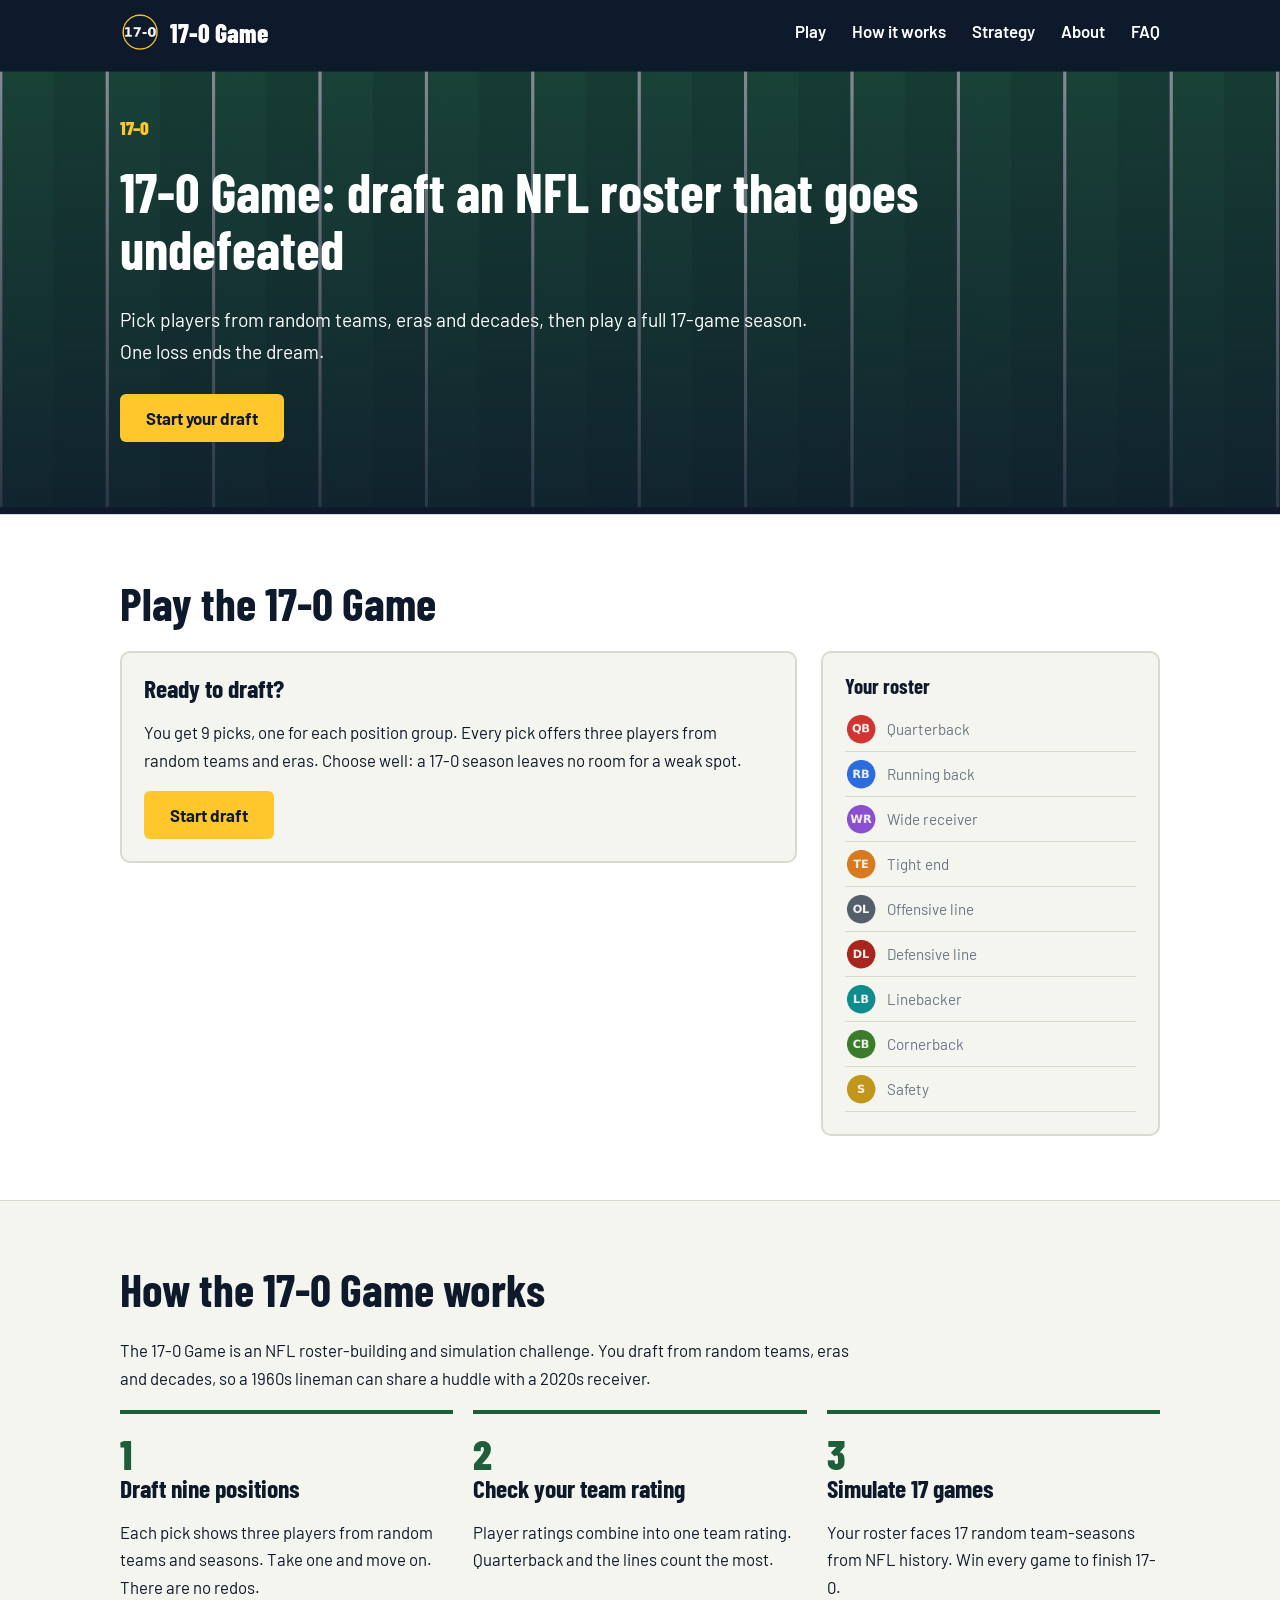
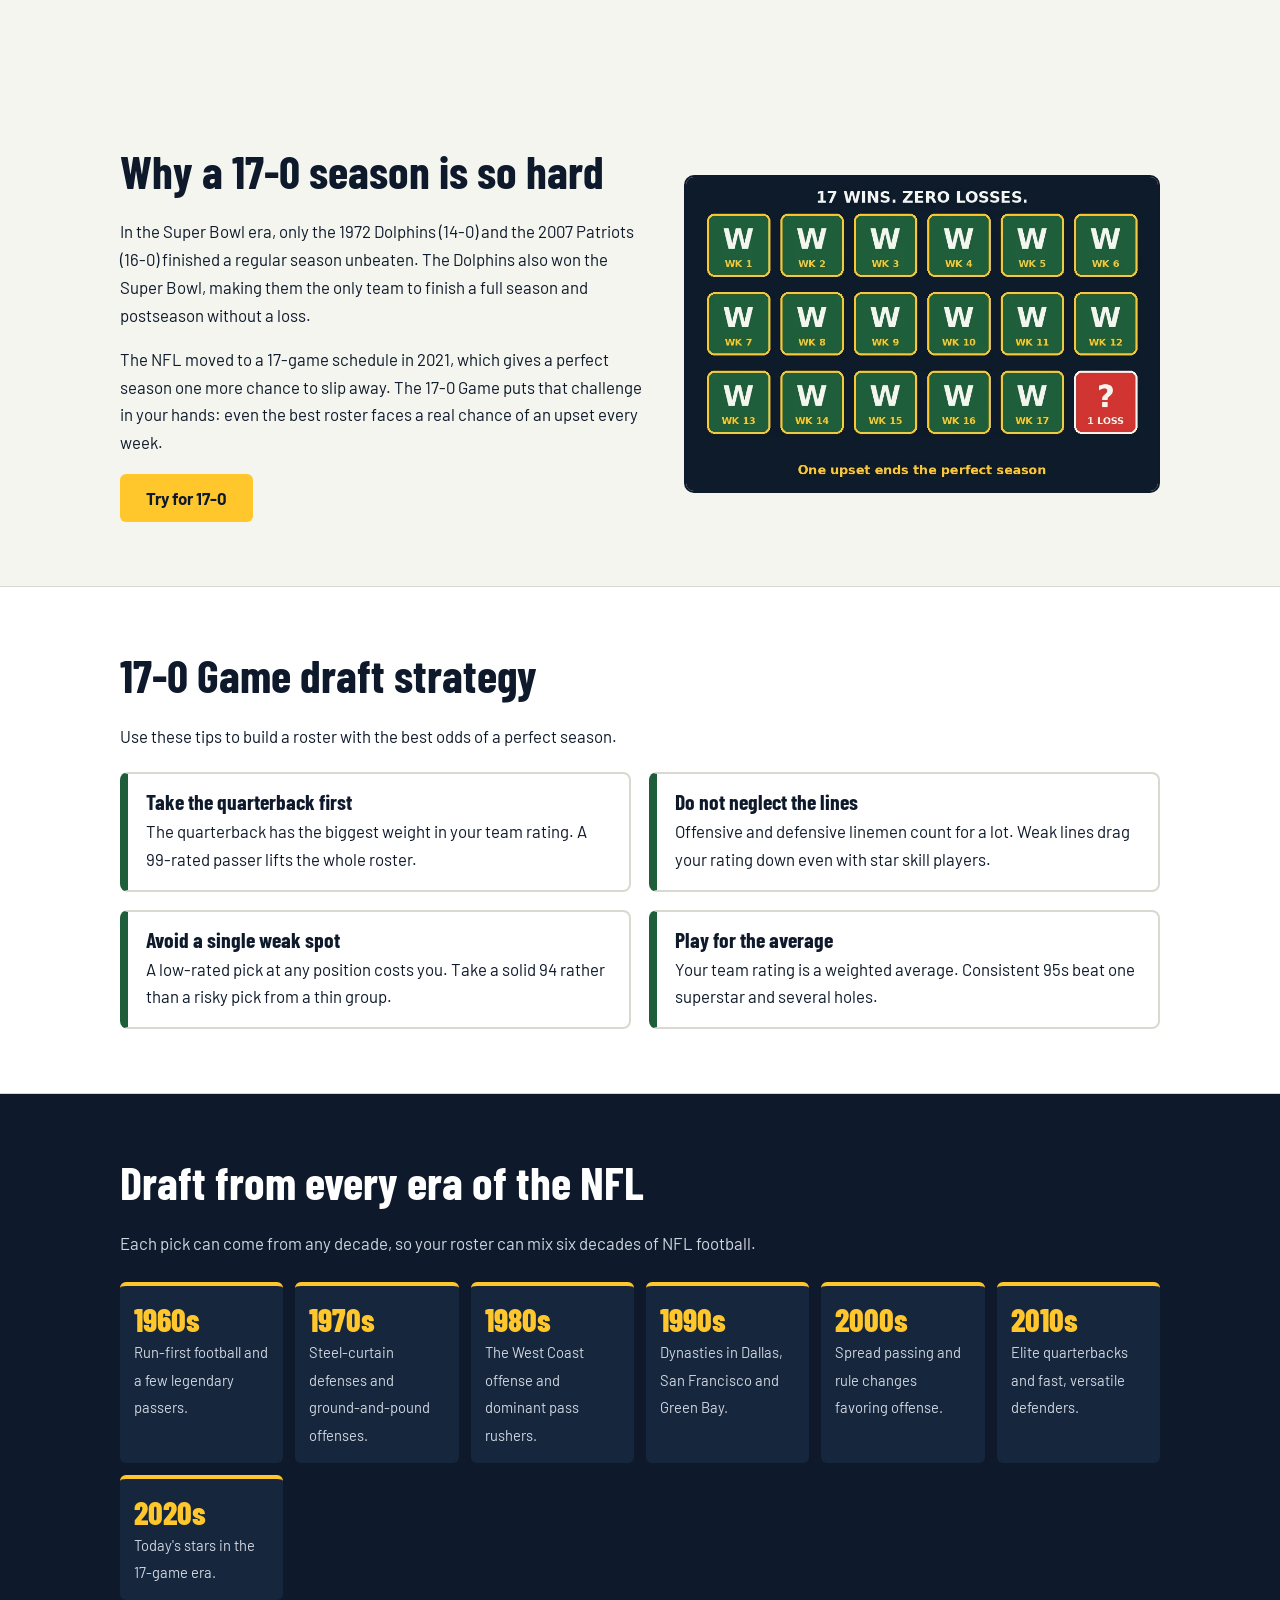
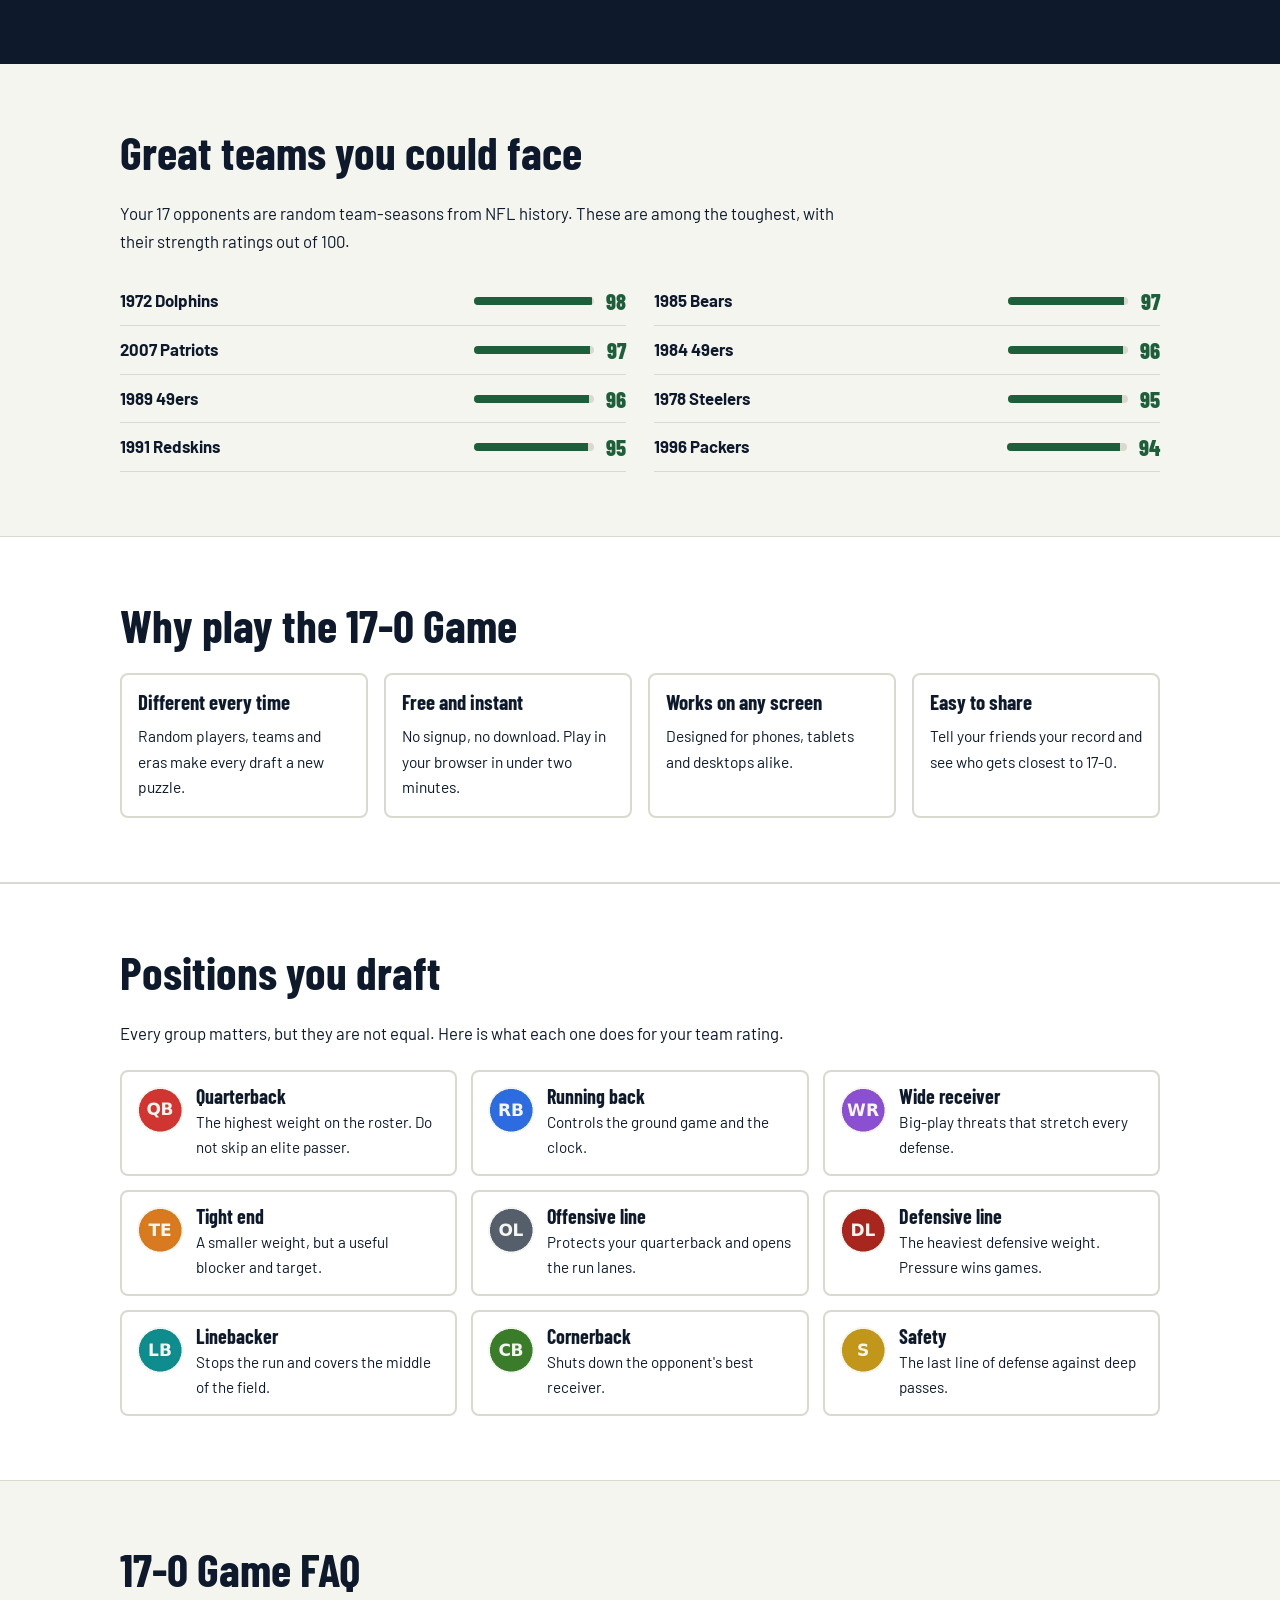
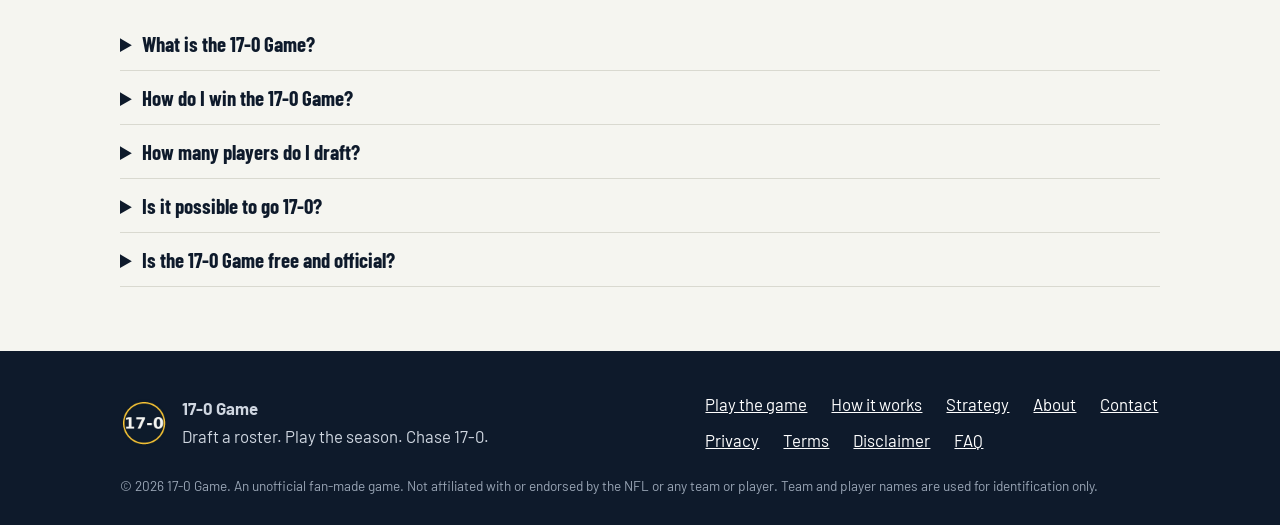
<file: index.html>
<!DOCTYPE html>
<html lang="en">
<head>
<meta charset="utf-8">
<meta name="viewport" content="width=device-width, initial-scale=1">
<title>17-0 Game: NFL Roster Draft &amp; Undefeated Season Simulator</title>
<meta name="description" content="Play the 17-0 Game free online. Draft NFL players from random teams and eras, build your best roster and simulate a 17-game season to go undefeated.">
<meta name="robots" content="index, follow, max-image-preview:large">
<meta name="theme-color" content="#0e1a2b">
<link rel="canonical" href="https://17-0game.github.io/">
<link rel="icon" type="image/webp" href="/images/logo.webp">
<link rel="apple-touch-icon" href="/images/logo.webp">
<meta property="og:type" content="website">
<meta property="og:site_name" content="17-0 Game">
<meta property="og:title" content="17-0 Game: NFL Roster Draft &amp; Undefeated Season Simulator">
<meta property="og:description" content="Draft NFL players from random teams and eras, then simulate a 17-game season. Can your roster go 17-0?">
<meta property="og:url" content="https://17-0game.github.io/">
<meta property="og:image" content="https://17-0game.github.io/images/og-17-0-game.webp">
<meta property="og:image:width" content="1200">
<meta property="og:image:height" content="630">
<meta name="twitter:card" content="summary_large_image">
<meta name="twitter:title" content="17-0 Game: NFL Roster Draft &amp; Undefeated Season Simulator">
<meta name="twitter:description" content="Draft NFL players from random teams and eras, then simulate a 17-game season. Can your roster go 17-0?">
<meta name="twitter:image" content="https://17-0game.github.io/images/og-17-0-game.webp">
<link rel="preconnect" href="https://fonts.googleapis.com">
<link rel="preconnect" href="https://fonts.gstatic.com" crossorigin>
<link rel="stylesheet" href="https://fonts.googleapis.com/css2?family=Barlow:wght@400;600&family=Barlow+Condensed:wght@700;800&display=swap">
<link rel="stylesheet" href="/css/style.css">
<link rel="preload" as="image" href="/images/hero-field.webp">
<script type="application/ld+json">
{
  "@context": "https://schema.org",
  "@graph": [
    {"@type": "WebSite", "@id": "https://17-0game.github.io/#website", "url": "https://17-0game.github.io/", "name": "17-0 Game", "description": "An NFL roster-building and season simulation game.", "inLanguage": "en"},
    {"@type": "WebApplication", "@id": "https://17-0game.github.io/#app", "name": "17-0 Game", "url": "https://17-0game.github.io/", "applicationCategory": "GameApplication", "operatingSystem": "Any (web browser)", "browserRequirements": "Requires JavaScript", "genre": ["Sports", "Simulation", "Strategy"], "image": "https://17-0game.github.io/images/og-17-0-game.webp", "description": "Draft players from random NFL teams and eras to build a lineup that can go undefeated across a 17-game regular season.", "offers": {"@type": "Offer", "price": "0", "priceCurrency": "USD"}, "isPartOf": {"@id": "https://17-0game.github.io/#website"}},
    {"@type": "FAQPage", "mainEntity": [
      {"@type": "Question", "name": "What is the 17-0 Game?", "acceptedAnswer": {"@type": "Answer", "text": "The 17-0 Game is a free NFL roster-building and simulation challenge. You draft players from random teams and eras, then simulate a 17-game regular season to see if your roster can go undefeated."}},
      {"@type": "Question", "name": "How do I win the 17-0 Game?", "acceptedAnswer": {"@type": "Answer", "text": "Win all 17 simulated games. Draft the highest-rated player at each position, and prioritise the quarterback and the offensive and defensive lines, which carry the most weight in your team rating."}},
      {"@type": "Question", "name": "How many players do I draft?", "acceptedAnswer": {"@type": "Answer", "text": "You make nine picks, one for each position group: quarterback, running back, wide receiver, tight end, offensive line, defensive line, linebacker, cornerback and safety."}},
      {"@type": "Question", "name": "Is it possible to go 17-0?", "acceptedAnswer": {"@type": "Answer", "text": "Yes, but it is rare. Every game has a chance of an upset, even for an elite roster, so a perfect season needs strong picks and some luck."}},
      {"@type": "Question", "name": "Is the 17-0 Game free and official?", "acceptedAnswer": {"@type": "Answer", "text": "It is free to play in your browser. It is an unofficial fan-made game and is not affiliated with the NFL or any team or player."}}
    ]}
  ]
}
</script>
</head>
<body>
<site-header></site-header>
<main>
  <section class="hero">
    <div class="wrap">
      <p class="score" aria-hidden="true">17&ndash;0</p>
      <h1>17-0 Game: draft an NFL roster that goes undefeated</h1>
      <p>Pick players from random teams, eras and decades, then play a full 17-game season. One loss ends the dream.</p>
      <a class="btn" href="#play">Start your draft</a>
    </div>
  </section>

  <section id="play" aria-labelledby="play-h">
    <div class="wrap">
      <h2 id="play-h">Play the 17-0 Game</h2>
      <div id="game" aria-live="polite"><noscript>The 17-0 Game needs JavaScript. Please enable it in your browser to play.</noscript></div>
    </div>
  </section>

  <section id="how-it-works" aria-labelledby="how-h">
    <div class="wrap">
      <h2 id="how-h">How the 17-0 Game works</h2>
      <p class="lead">The 17-0 Game is an NFL roster-building and simulation challenge. You draft from random teams, eras and decades, so a 1960s lineman can share a huddle with a 2020s receiver.</p>
      <ol class="steps">
        <li><h3>Draft nine positions</h3><p>Each pick shows three players from random teams and seasons. Take one and move on. There are no redos.</p></li>
        <li><h3>Check your team rating</h3><p>Player ratings combine into one team rating. Quarterback and the lines count the most.</p></li>
        <li><h3>Simulate 17 games</h3><p>Your roster faces 17 random team-seasons from NFL history. Win every game to finish 17-0.</p></li>
      </ol>
    </div>
  </section>

  <section id="why-17-0" aria-labelledby="why-h">
    <div class="wrap split">
      <div>
        <h2 id="why-h">Why a 17-0 season is so hard</h2>
        <p>In the Super Bowl era, only the 1972 Dolphins (14-0) and the 2007 Patriots (16-0) finished a regular season unbeaten. The Dolphins also won the Super Bowl, making them the only team to finish a full season and postseason without a loss.</p>
        <p>The NFL moved to a 17-game schedule in 2021, which gives a perfect season one more chance to slip away. The 17-0 Game puts that challenge in your hands: even the best roster faces a real chance of an upset every week.</p>
        <a class="btn" href="#play">Try for 17-0</a>
      </div>
      <img src="/images/perfect-season-grid.webp" width="900" height="600" alt="Seventeen win tiles for a perfect 17-0 season, with the last tile showing a possible loss" loading="lazy">
    </div>
  </section>

  <section id="strategy" aria-labelledby="strat-h" style="background:#fff;border-block:1px solid var(--line)">
    <div class="wrap">
      <h2 id="strat-h">17-0 Game draft strategy</h2>
      <p class="lead">Use these tips to build a roster with the best odds of a perfect season.</p>
      <div class="tips">
        <div class="tip"><h3>Take the quarterback first</h3><p>The quarterback has the biggest weight in your team rating. A 99-rated passer lifts the whole roster.</p></div>
        <div class="tip"><h3>Do not neglect the lines</h3><p>Offensive and defensive linemen count for a lot. Weak lines drag your rating down even with star skill players.</p></div>
        <div class="tip"><h3>Avoid a single weak spot</h3><p>A low-rated pick at any position costs you. Take a solid 94 rather than a risky pick from a thin group.</p></div>
        <div class="tip"><h3>Play for the average</h3><p>Your team rating is a weighted average. Consistent 95s beat one superstar and several holes.</p></div>
      </div>
    </div>
  </section>

  <section id="eras" class="band" aria-labelledby="eras-h">
    <div class="wrap">
      <h2 id="eras-h">Draft from every era of the NFL</h2>
      <p class="lead">Each pick can come from any decade, so your roster can mix six decades of NFL football.</p>
      <ul class="decades"><li><b>1960s</b><span>Run-first football and a few legendary passers.</span></li><li><b>1970s</b><span>Steel-curtain defenses and ground-and-pound offenses.</span></li><li><b>1980s</b><span>The West Coast offense and dominant pass rushers.</span></li><li><b>1990s</b><span>Dynasties in Dallas, San Francisco and Green Bay.</span></li><li><b>2000s</b><span>Spread passing and rule changes favoring offense.</span></li><li><b>2010s</b><span>Elite quarterbacks and fast, versatile defenders.</span></li><li><b>2020s</b><span>Today's stars in the 17-game era.</span></li></ul>
    </div>
  </section>

  <section id="opponents" aria-labelledby="opp-h">
    <div class="wrap">
      <h2 id="opp-h">Great teams you could face</h2>
      <p class="lead">Your 17 opponents are random team-seasons from NFL history. These are among the toughest, with their strength ratings out of 100.</p>
      <ul class="teams"><li><strong>1972 Dolphins</strong><span class="bar" aria-hidden="true"><i style="width:98%"></i></span><b>98</b></li><li><strong>1985 Bears</strong><span class="bar" aria-hidden="true"><i style="width:97%"></i></span><b>97</b></li><li><strong>2007 Patriots</strong><span class="bar" aria-hidden="true"><i style="width:97%"></i></span><b>97</b></li><li><strong>1984 49ers</strong><span class="bar" aria-hidden="true"><i style="width:96%"></i></span><b>96</b></li><li><strong>1989 49ers</strong><span class="bar" aria-hidden="true"><i style="width:96%"></i></span><b>96</b></li><li><strong>1978 Steelers</strong><span class="bar" aria-hidden="true"><i style="width:95%"></i></span><b>95</b></li><li><strong>1991 Redskins</strong><span class="bar" aria-hidden="true"><i style="width:95%"></i></span><b>95</b></li><li><strong>1996 Packers</strong><span class="bar" aria-hidden="true"><i style="width:94%"></i></span><b>94</b></li></ul>
    </div>
  </section>

  <section id="features" aria-labelledby="feat-h" style="background:#fff;border-block:1px solid var(--line)">
    <div class="wrap">
      <h2 id="feat-h">Why play the 17-0 Game</h2>
      <div class="feats">
        <div class="feat"><h3>Different every time</h3><p>Random players, teams and eras make every draft a new puzzle.</p></div>
        <div class="feat"><h3>Free and instant</h3><p>No signup, no download. Play in your browser in under two minutes.</p></div>
        <div class="feat"><h3>Works on any screen</h3><p>Designed for phones, tablets and desktops alike.</p></div>
        <div class="feat"><h3>Easy to share</h3><p>Tell your friends your record and see who gets closest to 17-0.</p></div>
      </div>
    </div>
  </section>

  <section id="positions" aria-labelledby="pos-h" style="background:#fff;border-block:1px solid var(--line)">
    <div class="wrap">
      <h2 id="pos-h">Positions you draft</h2>
      <p class="lead">Every group matters, but they are not equal. Here is what each one does for your team rating.</p>
      <div class="pos-grid">
        <div class="pos"><img src="/images/pos-qb.webp" width="48" height="48" alt="QB" loading="lazy"><div><h3>Quarterback</h3><p>The highest weight on the roster. Do not skip an elite passer.</p></div></div>
        <div class="pos"><img src="/images/pos-rb.webp" width="48" height="48" alt="RB" loading="lazy"><div><h3>Running back</h3><p>Controls the ground game and the clock.</p></div></div>
        <div class="pos"><img src="/images/pos-wr.webp" width="48" height="48" alt="WR" loading="lazy"><div><h3>Wide receiver</h3><p>Big-play threats that stretch every defense.</p></div></div>
        <div class="pos"><img src="/images/pos-te.webp" width="48" height="48" alt="TE" loading="lazy"><div><h3>Tight end</h3><p>A smaller weight, but a useful blocker and target.</p></div></div>
        <div class="pos"><img src="/images/pos-ol.webp" width="48" height="48" alt="OL" loading="lazy"><div><h3>Offensive line</h3><p>Protects your quarterback and opens the run lanes.</p></div></div>
        <div class="pos"><img src="/images/pos-dl.webp" width="48" height="48" alt="DL" loading="lazy"><div><h3>Defensive line</h3><p>The heaviest defensive weight. Pressure wins games.</p></div></div>
        <div class="pos"><img src="/images/pos-lb.webp" width="48" height="48" alt="LB" loading="lazy"><div><h3>Linebacker</h3><p>Stops the run and covers the middle of the field.</p></div></div>
        <div class="pos"><img src="/images/pos-cb.webp" width="48" height="48" alt="CB" loading="lazy"><div><h3>Cornerback</h3><p>Shuts down the opponent's best receiver.</p></div></div>
        <div class="pos"><img src="/images/pos-s.webp" width="48" height="48" alt="S" loading="lazy"><div><h3>Safety</h3><p>The last line of defense against deep passes.</p></div></div>
      </div>
    </div>
  </section>

  <section id="faq" aria-labelledby="faq-h">
    <div class="wrap">
      <h2 id="faq-h">17-0 Game FAQ</h2>
      <details><summary>What is the 17-0 Game?</summary><p>The 17-0 Game is a free NFL roster-building and simulation challenge. You draft players from random teams and eras, then simulate a 17-game regular season to see if your roster can go undefeated.</p></details>
      <details><summary>How do I win the 17-0 Game?</summary><p>Win all 17 simulated games. Draft the highest-rated player you can at each position, and put quarterback and the lines first, since they carry the most weight in your team rating.</p></details>
      <details><summary>How many players do I draft?</summary><p>You make nine picks, one for each position group: quarterback, running back, wide receiver, tight end, offensive line, defensive line, linebacker, cornerback and safety.</p></details>
      <details><summary>Is it possible to go 17-0?</summary><p>Yes, but it is rare. Every game has a chance of an upset, even for an elite roster, so a perfect season needs strong picks and some luck.</p></details>
      <details><summary>Is the 17-0 Game free and official?</summary><p>It is free to play in your browser. It is an unofficial fan-made game and is not affiliated with the NFL or any team or player.</p></details>
    </div>
  </section>
</main>
<site-footer></site-footer>
<script src="/js/header.js" defer></script>
<script src="/js/footer.js" defer></script>
<script src="/js/game.js" defer></script>
</body>
</html>
</file>
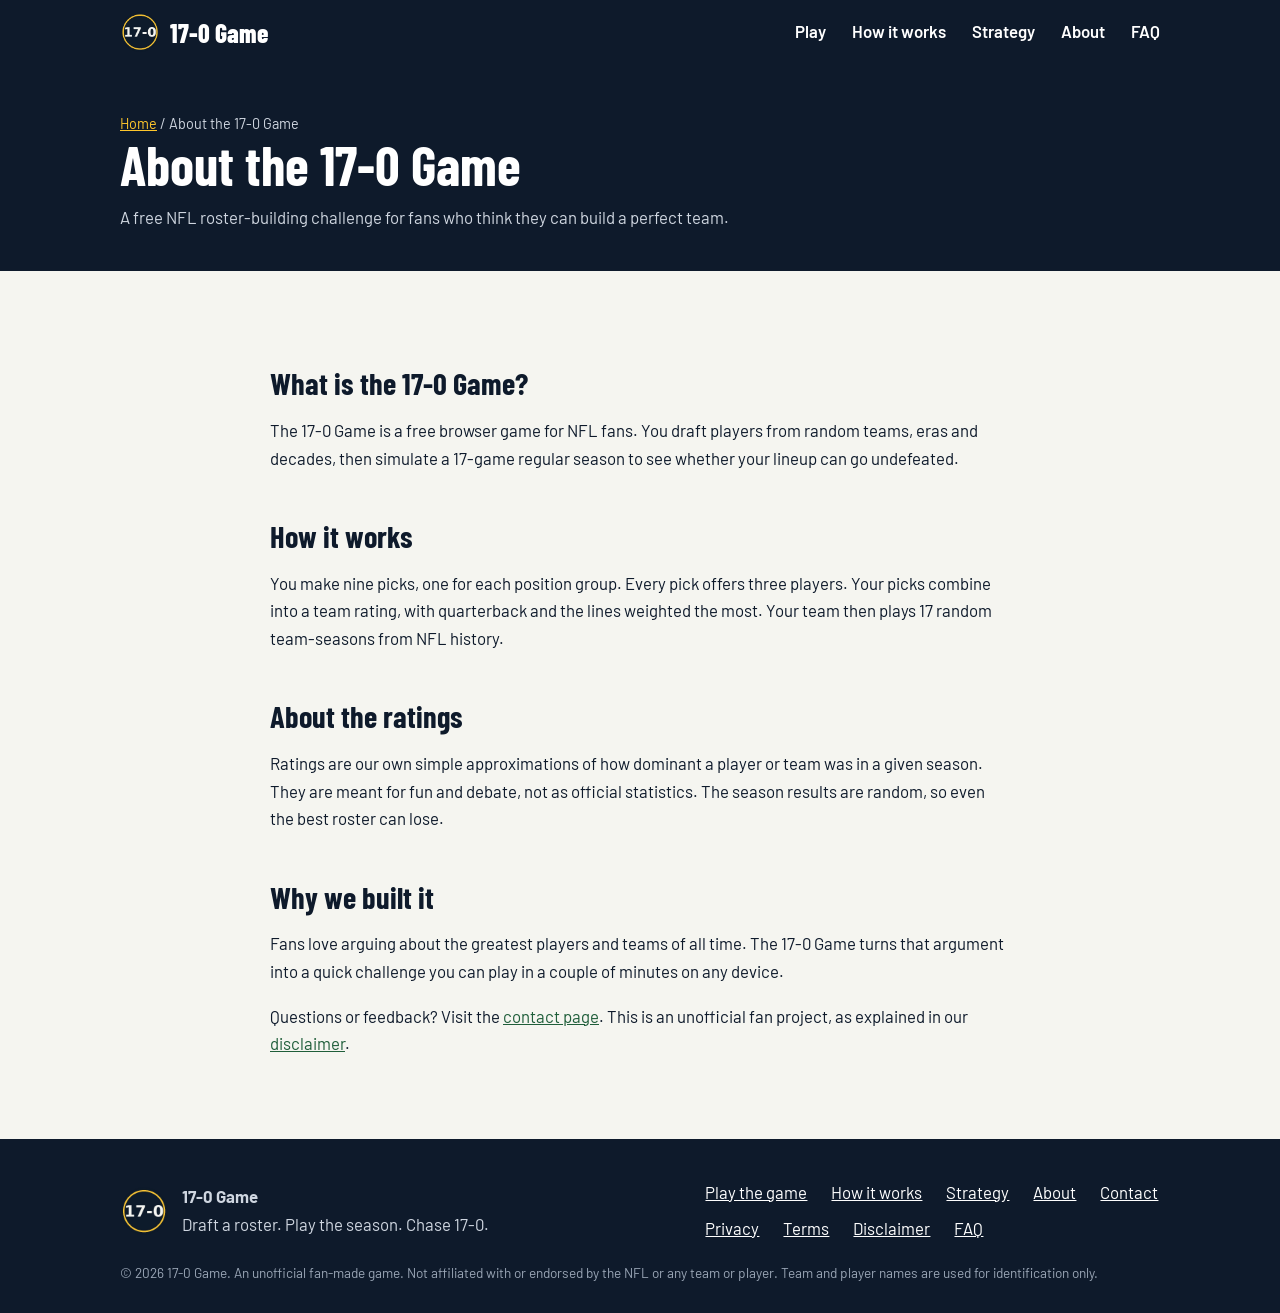
<file: about.html>
<!DOCTYPE html>
<html lang="en">
<head>
<meta charset="utf-8">
<meta name="viewport" content="width=device-width, initial-scale=1">
<title>About the 17-0 Game | 17-0 Game</title>
<meta name="description" content="Learn what the 17-0 Game is, how the NFL roster draft and season simulation work, and why we built it.">
<meta name="robots" content="index, follow">
<meta name="theme-color" content="#0e1a2b">
<link rel="canonical" href="https://17-0game.github.io/about.html">
<link rel="icon" type="image/webp" href="/images/logo.webp">
<meta property="og:type" content="website">
<meta property="og:site_name" content="17-0 Game">
<meta property="og:title" content="About the 17-0 Game | 17-0 Game">
<meta property="og:description" content="Learn what the 17-0 Game is, how the NFL roster draft and season simulation work, and why we built it.">
<meta property="og:url" content="https://17-0game.github.io/about.html">
<meta property="og:image" content="https://17-0game.github.io/images/og-17-0-game.webp">
<meta name="twitter:card" content="summary_large_image">
<link rel="preconnect" href="https://fonts.googleapis.com">
<link rel="preconnect" href="https://fonts.gstatic.com" crossorigin>
<link rel="stylesheet" href="https://fonts.googleapis.com/css2?family=Barlow:wght@400;600&family=Barlow+Condensed:wght@700;800&display=swap">
<link rel="stylesheet" href="/css/style.css">
<script type="application/ld+json">{"@context": "https://schema.org", "@graph": [{"@type": "AboutPage", "@id": "https://17-0game.github.io/about.html#page", "url": "https://17-0game.github.io/about.html", "name": "About the 17-0 Game", "description": "Learn what the 17-0 Game is, how the NFL roster draft and season simulation work, and why we built it.", "isPartOf": {"@id": "https://17-0game.github.io/#website"}, "inLanguage": "en"}, {"@type": "BreadcrumbList", "itemListElement": [{"@type": "ListItem", "position": 1, "name": "Home", "item": "https://17-0game.github.io/"}, {"@type": "ListItem", "position": 2, "name": "About the 17-0 Game", "item": "https://17-0game.github.io/about.html"}]}]}</script>
</head>
<body>
<site-header></site-header>
<main>
  <div class="page-hero"><div class="wrap">
    <p class="crumbs"><a href="/">Home</a> / About the 17-0 Game</p>
    <h1>About the 17-0 Game</h1>
    <p>A free NFL roster-building challenge for fans who think they can build a perfect team.</p>
  </div></div>
  <div class="doc"><div class="wrap">
    <h2>What is the 17-0 Game?</h2>
    <p>The 17-0 Game is a free browser game for NFL fans. You draft players from random teams, eras and decades, then simulate a 17-game regular season to see whether your lineup can go undefeated.</p>
    <h2>How it works</h2>
    <p>You make nine picks, one for each position group. Every pick offers three players. Your picks combine into a team rating, with quarterback and the lines weighted the most. Your team then plays 17 random team-seasons from NFL history.</p>
    <h2>About the ratings</h2>
    <p>Ratings are our own simple approximations of how dominant a player or team was in a given season. They are meant for fun and debate, not as official statistics. The season results are random, so even the best roster can lose.</p>
    <h2>Why we built it</h2>
    <p>Fans love arguing about the greatest players and teams of all time. The 17-0 Game turns that argument into a quick challenge you can play in a couple of minutes on any device.</p>
    <p>Questions or feedback? Visit the <a href="/contact.html">contact page</a>. This is an unofficial fan project, as explained in our <a href="/disclaimer.html">disclaimer</a>.</p>
  </div></div>
</main>
<site-footer></site-footer>
<script src="/js/header.js" defer></script>
<script src="/js/footer.js" defer></script>
</body>
</html>
</file>
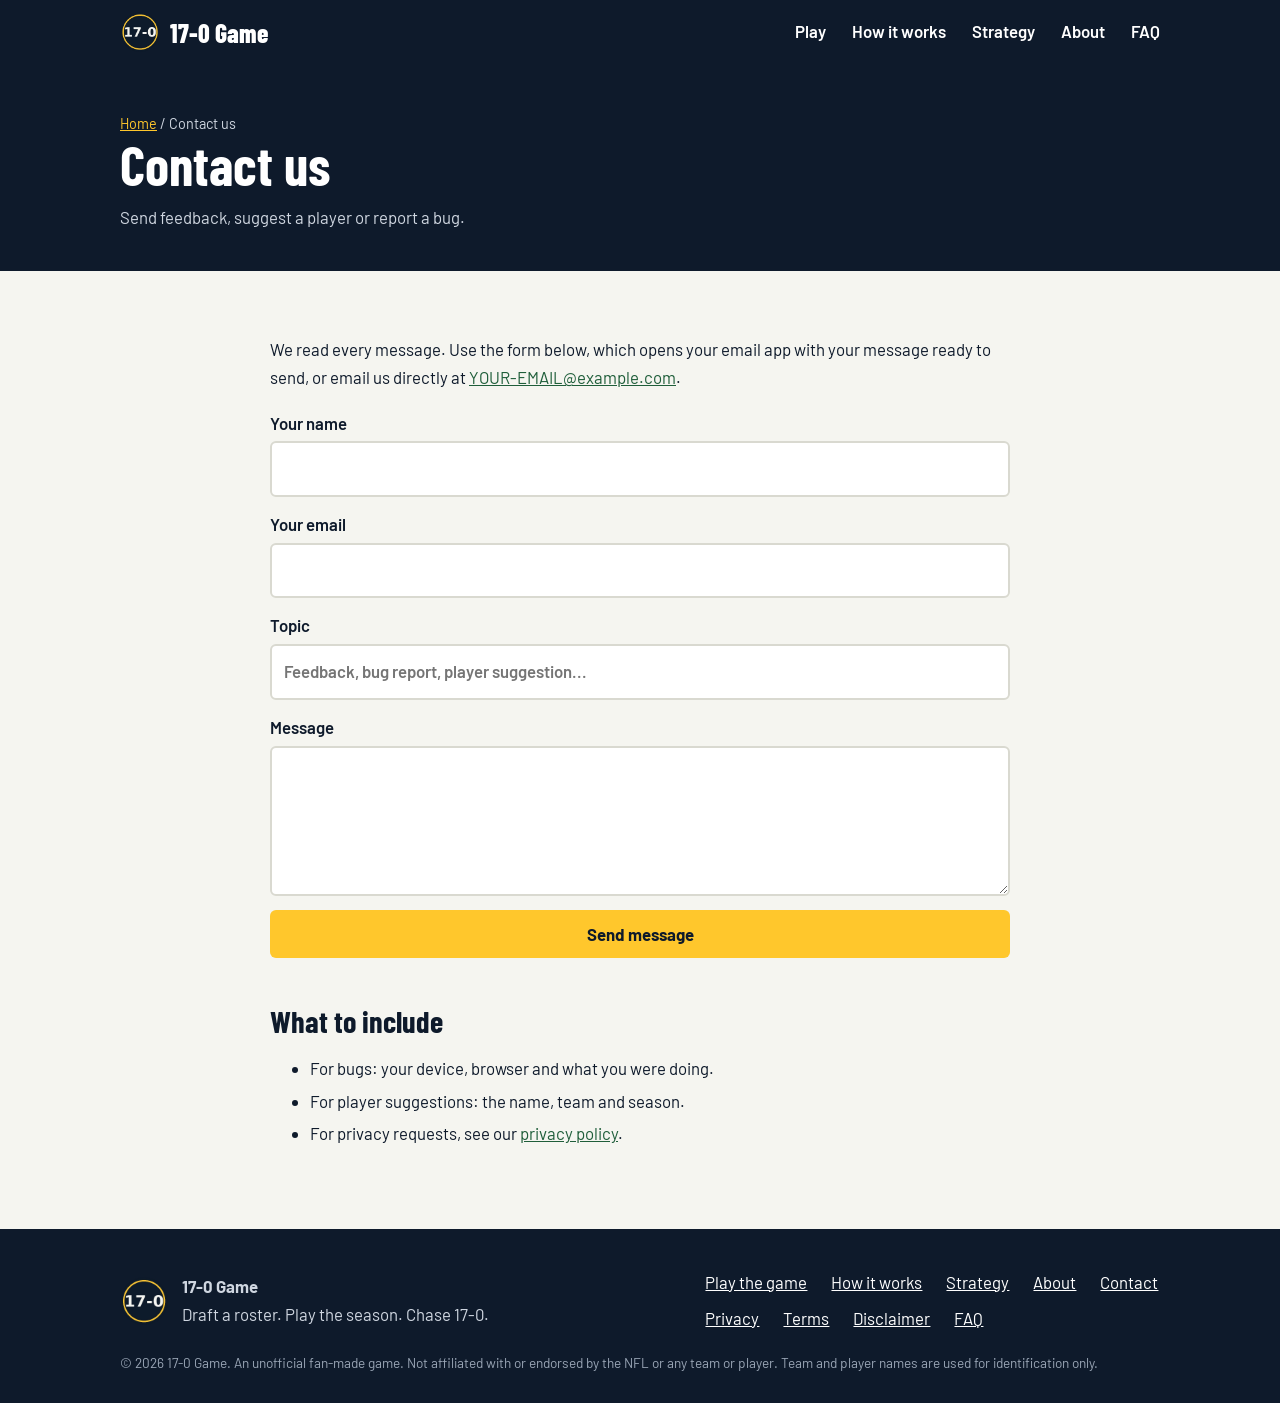
<file: contact.html>
<!DOCTYPE html>
<html lang="en">
<head>
<meta charset="utf-8">
<meta name="viewport" content="width=device-width, initial-scale=1">
<title>Contact | 17-0 Game</title>
<meta name="description" content="Contact the 17-0 Game team with feedback, player suggestions, bug reports or business questions.">
<meta name="robots" content="index, follow">
<meta name="theme-color" content="#0e1a2b">
<link rel="canonical" href="https://17-0game.github.io/contact.html">
<link rel="icon" type="image/webp" href="/images/logo.webp">
<meta property="og:type" content="website">
<meta property="og:site_name" content="17-0 Game">
<meta property="og:title" content="Contact | 17-0 Game">
<meta property="og:description" content="Contact the 17-0 Game team with feedback, player suggestions, bug reports or business questions.">
<meta property="og:url" content="https://17-0game.github.io/contact.html">
<meta property="og:image" content="https://17-0game.github.io/images/og-17-0-game.webp">
<meta name="twitter:card" content="summary_large_image">
<link rel="preconnect" href="https://fonts.googleapis.com">
<link rel="preconnect" href="https://fonts.gstatic.com" crossorigin>
<link rel="stylesheet" href="https://fonts.googleapis.com/css2?family=Barlow:wght@400;600&family=Barlow+Condensed:wght@700;800&display=swap">
<link rel="stylesheet" href="/css/style.css">
<script type="application/ld+json">{"@context": "https://schema.org", "@graph": [{"@type": "ContactPage", "@id": "https://17-0game.github.io/contact.html#page", "url": "https://17-0game.github.io/contact.html", "name": "Contact", "description": "Contact the 17-0 Game team with feedback, player suggestions, bug reports or business questions.", "isPartOf": {"@id": "https://17-0game.github.io/#website"}, "inLanguage": "en"}, {"@type": "BreadcrumbList", "itemListElement": [{"@type": "ListItem", "position": 1, "name": "Home", "item": "https://17-0game.github.io/"}, {"@type": "ListItem", "position": 2, "name": "Contact us", "item": "https://17-0game.github.io/contact.html"}]}]}</script>
</head>
<body>
<site-header></site-header>
<main>
  <div class="page-hero"><div class="wrap">
    <p class="crumbs"><a href="/">Home</a> / Contact us</p>
    <h1>Contact us</h1>
    <p>Send feedback, suggest a player or report a bug.</p>
  </div></div>
  <div class="doc"><div class="wrap">
    <p>We read every message. Use the form below, which opens your email app with your message ready to send, or email us directly at <a id="mail-link" href="mailto:YOUR-EMAIL@example.com">YOUR-EMAIL@example.com</a>.</p>
    <form class="form" id="contact-form" data-email="YOUR-EMAIL@example.com">
      <label>Your name<input name="name" required autocomplete="name"></label>
      <label>Your email<input name="email" type="email" required autocomplete="email"></label>
      <label>Topic<input name="topic" placeholder="Feedback, bug report, player suggestion..." required></label>
      <label>Message<textarea name="message" required></textarea></label>
      <button class="btn" type="submit">Send message</button>
    </form>
    <h2>What to include</h2>
    <ul>
      <li>For bugs: your device, browser and what you were doing.</li>
      <li>For player suggestions: the name, team and season.</li>
      <li>For privacy requests, see our <a href="/privacy.html">privacy policy</a>.</li>
    </ul>
  </div></div>
</main>
<site-footer></site-footer>
<script src="/js/header.js" defer></script>
<script src="/js/footer.js" defer></script>
<script src="/js/contact.js" defer></script>
</body>
</html>
</file>
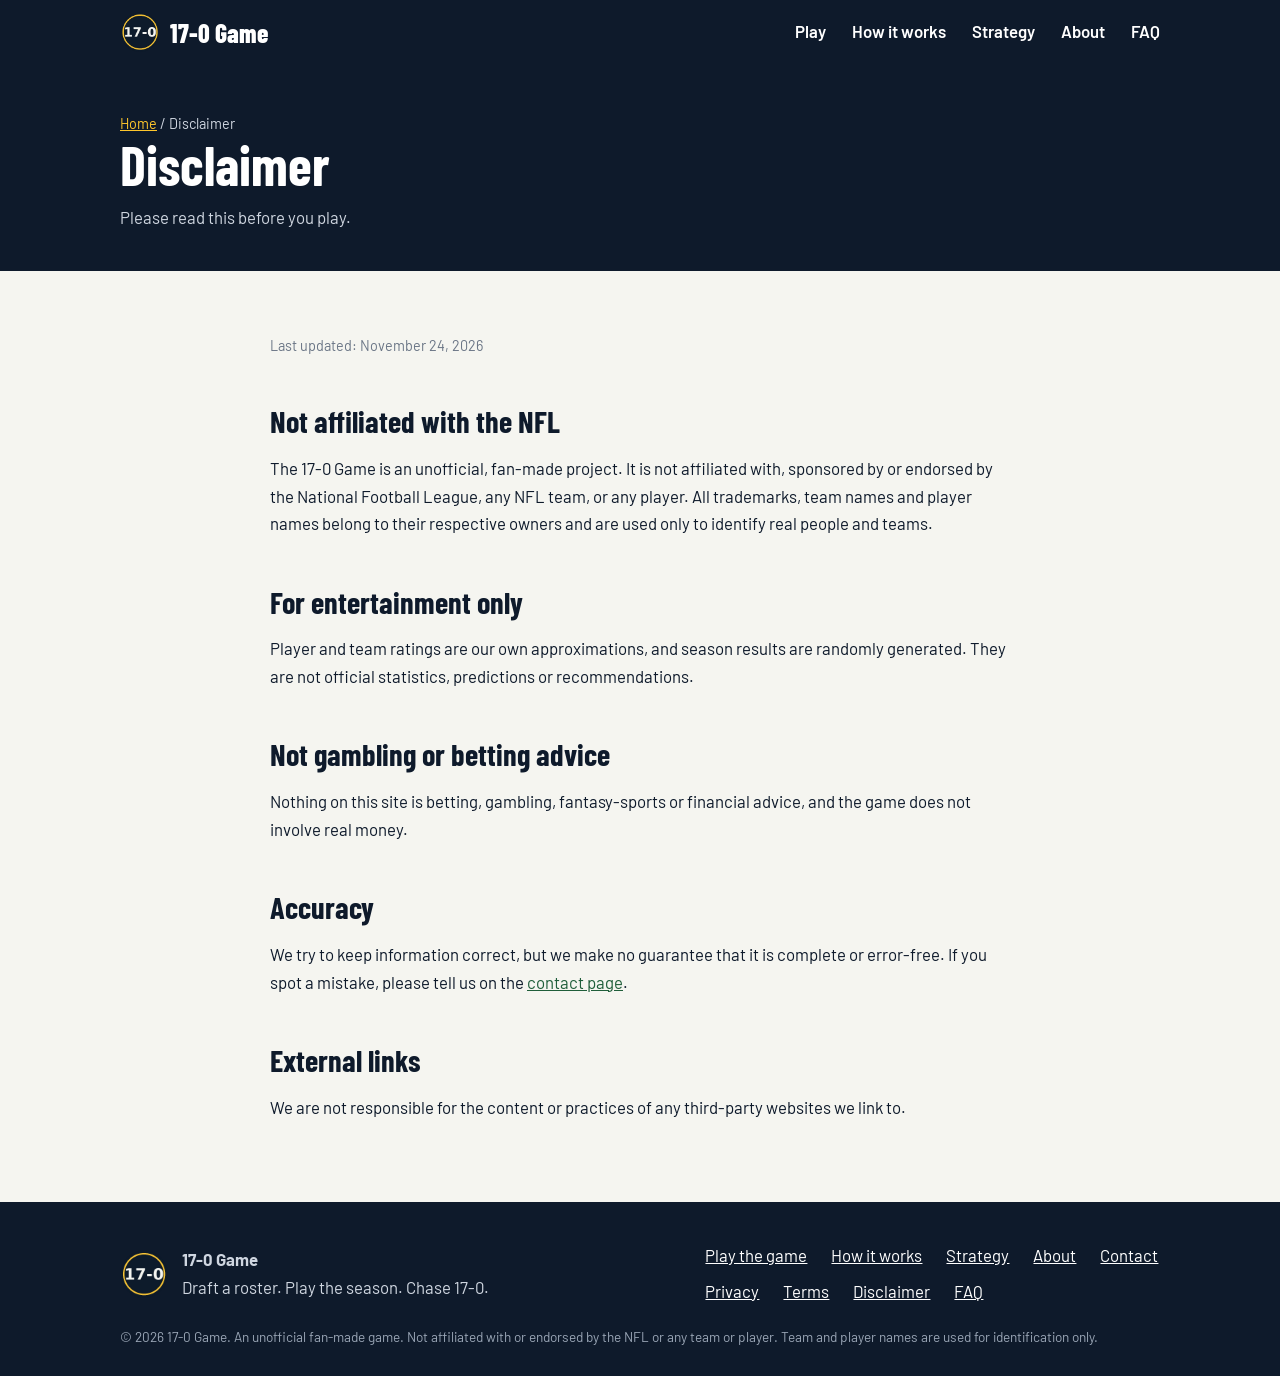
<file: disclaimer.html>
<!DOCTYPE html>
<html lang="en">
<head>
<meta charset="utf-8">
<meta name="viewport" content="width=device-width, initial-scale=1">
<title>Disclaimer | 17-0 Game</title>
<meta name="description" content="The 17-0 Game is an unofficial fan-made game, not affiliated with the NFL, its teams or players. Read our full disclaimer.">
<meta name="robots" content="index, follow">
<meta name="theme-color" content="#0e1a2b">
<link rel="canonical" href="https://17-0game.github.io/disclaimer.html">
<link rel="icon" type="image/webp" href="/images/logo.webp">
<meta property="og:type" content="website">
<meta property="og:site_name" content="17-0 Game">
<meta property="og:title" content="Disclaimer | 17-0 Game">
<meta property="og:description" content="The 17-0 Game is an unofficial fan-made game, not affiliated with the NFL, its teams or players. Read our full disclaimer.">
<meta property="og:url" content="https://17-0game.github.io/disclaimer.html">
<meta property="og:image" content="https://17-0game.github.io/images/og-17-0-game.webp">
<meta name="twitter:card" content="summary_large_image">
<link rel="preconnect" href="https://fonts.googleapis.com">
<link rel="preconnect" href="https://fonts.gstatic.com" crossorigin>
<link rel="stylesheet" href="https://fonts.googleapis.com/css2?family=Barlow:wght@400;600&family=Barlow+Condensed:wght@700;800&display=swap">
<link rel="stylesheet" href="/css/style.css">
<script type="application/ld+json">{"@context": "https://schema.org", "@graph": [{"@type": "WebPage", "@id": "https://17-0game.github.io/disclaimer.html#page", "url": "https://17-0game.github.io/disclaimer.html", "name": "Disclaimer", "description": "The 17-0 Game is an unofficial fan-made game, not affiliated with the NFL, its teams or players. Read our full disclaimer.", "isPartOf": {"@id": "https://17-0game.github.io/#website"}, "inLanguage": "en"}, {"@type": "BreadcrumbList", "itemListElement": [{"@type": "ListItem", "position": 1, "name": "Home", "item": "https://17-0game.github.io/"}, {"@type": "ListItem", "position": 2, "name": "Disclaimer", "item": "https://17-0game.github.io/disclaimer.html"}]}]}</script>
</head>
<body>
<site-header></site-header>
<main>
  <div class="page-hero"><div class="wrap">
    <p class="crumbs"><a href="/">Home</a> / Disclaimer</p>
    <h1>Disclaimer</h1>
    <p>Please read this before you play.</p>
  </div></div>
  <div class="doc"><div class="wrap">
<p class="updated">Last updated: November 24, 2026</p>
    <h2>Not affiliated with the NFL</h2>
    <p>The 17-0 Game is an unofficial, fan-made project. It is not affiliated with, sponsored by or endorsed by the National Football League, any NFL team, or any player. All trademarks, team names and player names belong to their respective owners and are used only to identify real people and teams.</p>
    <h2>For entertainment only</h2>
    <p>Player and team ratings are our own approximations, and season results are randomly generated. They are not official statistics, predictions or recommendations.</p>
    <h2>Not gambling or betting advice</h2>
    <p>Nothing on this site is betting, gambling, fantasy-sports or financial advice, and the game does not involve real money.</p>
    <h2>Accuracy</h2>
    <p>We try to keep information correct, but we make no guarantee that it is complete or error-free. If you spot a mistake, please tell us on the <a href="/contact.html">contact page</a>.</p>
    <h2>External links</h2>
    <p>We are not responsible for the content or practices of any third-party websites we link to.</p>
  </div></div>
</main>
<site-footer></site-footer>
<script src="/js/header.js" defer></script>
<script src="/js/footer.js" defer></script>
</body>
</html>
</file>
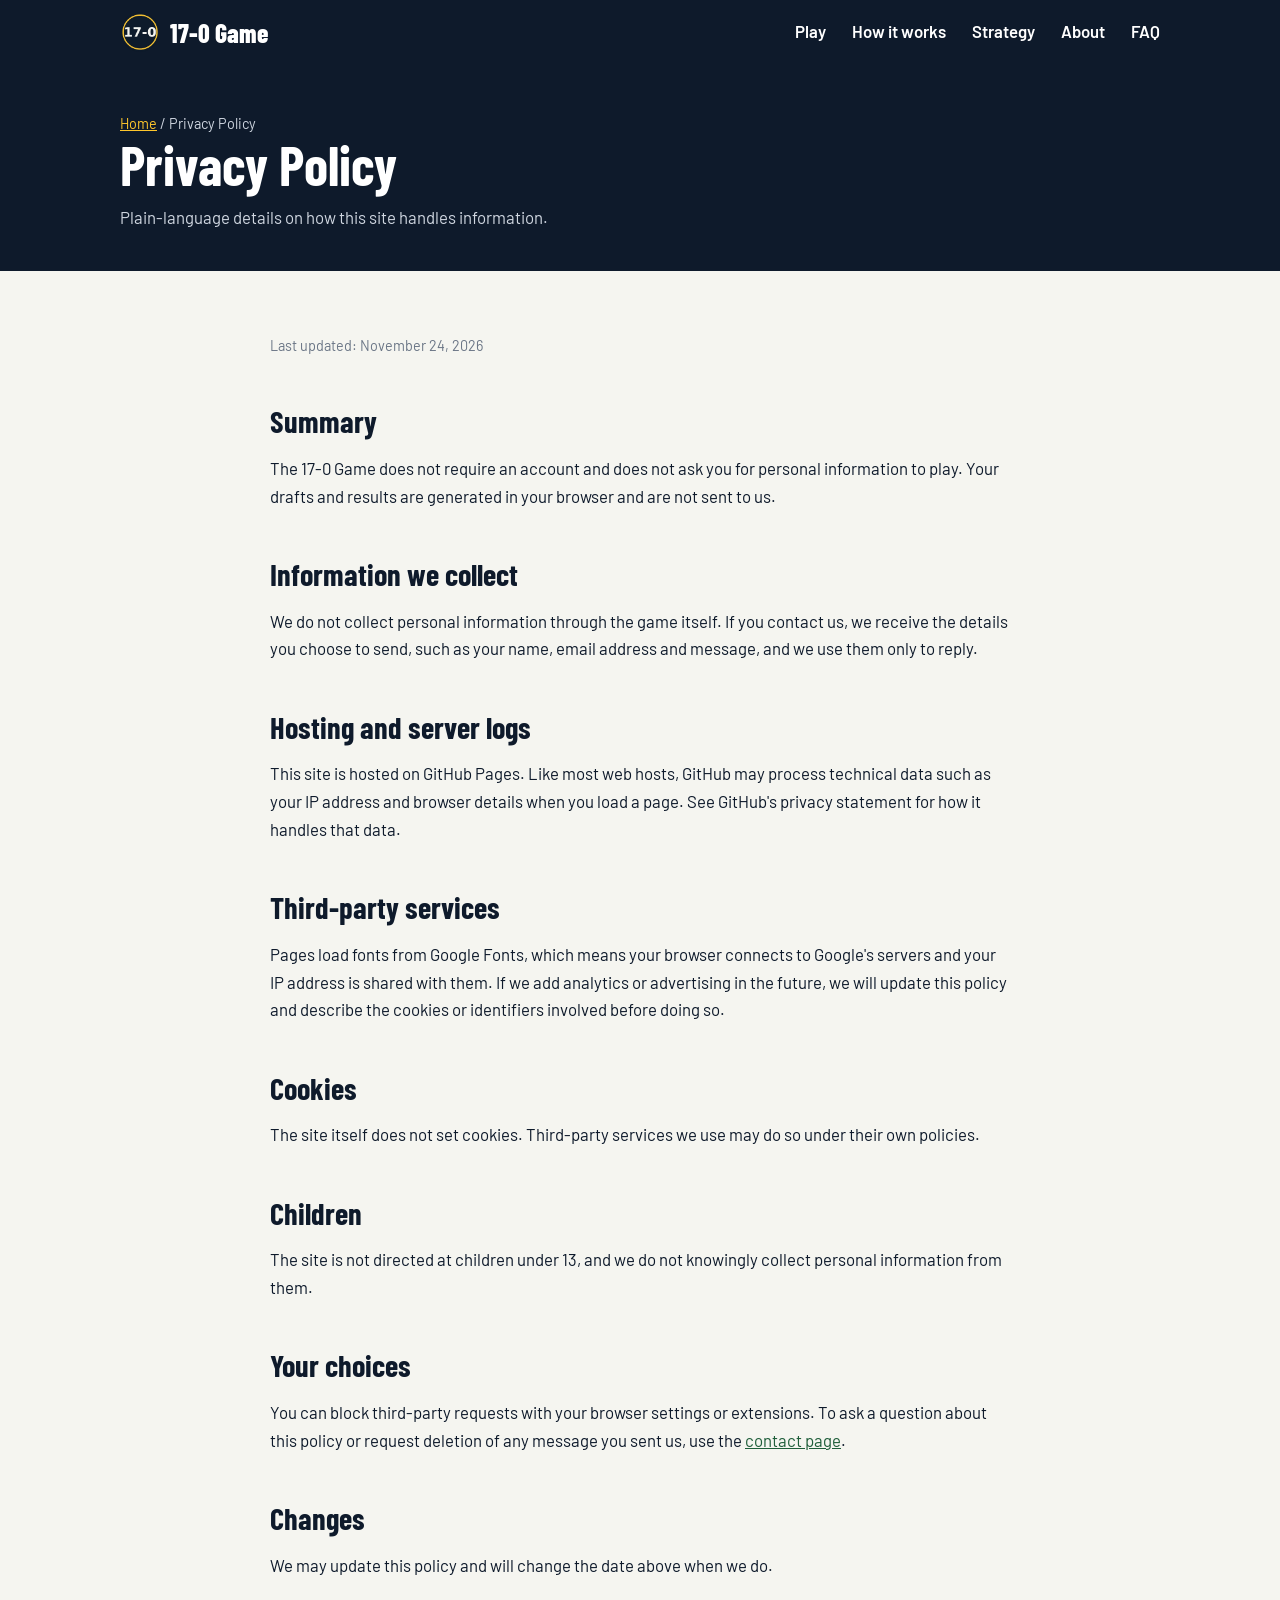
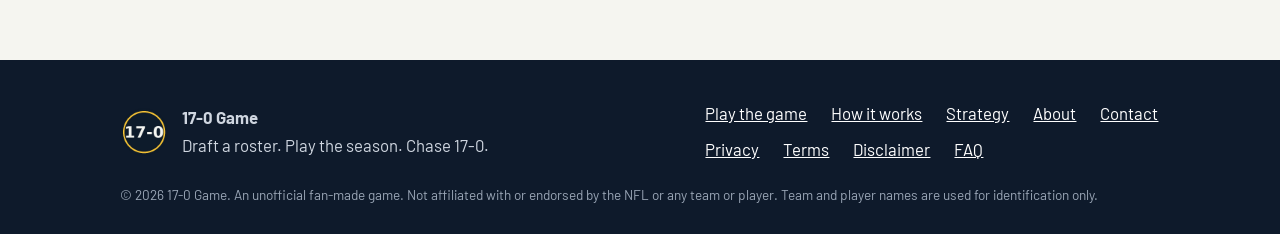
<file: privacy.html>
<!DOCTYPE html>
<html lang="en">
<head>
<meta charset="utf-8">
<meta name="viewport" content="width=device-width, initial-scale=1">
<title>Privacy Policy | 17-0 Game</title>
<meta name="description" content="How the 17-0 Game handles your data: what we collect, what third parties receive and your choices.">
<meta name="robots" content="index, follow">
<meta name="theme-color" content="#0e1a2b">
<link rel="canonical" href="https://17-0game.github.io/privacy.html">
<link rel="icon" type="image/webp" href="/images/logo.webp">
<meta property="og:type" content="website">
<meta property="og:site_name" content="17-0 Game">
<meta property="og:title" content="Privacy Policy | 17-0 Game">
<meta property="og:description" content="How the 17-0 Game handles your data: what we collect, what third parties receive and your choices.">
<meta property="og:url" content="https://17-0game.github.io/privacy.html">
<meta property="og:image" content="https://17-0game.github.io/images/og-17-0-game.webp">
<meta name="twitter:card" content="summary_large_image">
<link rel="preconnect" href="https://fonts.googleapis.com">
<link rel="preconnect" href="https://fonts.gstatic.com" crossorigin>
<link rel="stylesheet" href="https://fonts.googleapis.com/css2?family=Barlow:wght@400;600&family=Barlow+Condensed:wght@700;800&display=swap">
<link rel="stylesheet" href="/css/style.css">
<script type="application/ld+json">{"@context": "https://schema.org", "@graph": [{"@type": "WebPage", "@id": "https://17-0game.github.io/privacy.html#page", "url": "https://17-0game.github.io/privacy.html", "name": "Privacy Policy", "description": "How the 17-0 Game handles your data: what we collect, what third parties receive and your choices.", "isPartOf": {"@id": "https://17-0game.github.io/#website"}, "inLanguage": "en"}, {"@type": "BreadcrumbList", "itemListElement": [{"@type": "ListItem", "position": 1, "name": "Home", "item": "https://17-0game.github.io/"}, {"@type": "ListItem", "position": 2, "name": "Privacy Policy", "item": "https://17-0game.github.io/privacy.html"}]}]}</script>
</head>
<body>
<site-header></site-header>
<main>
  <div class="page-hero"><div class="wrap">
    <p class="crumbs"><a href="/">Home</a> / Privacy Policy</p>
    <h1>Privacy Policy</h1>
    <p>Plain-language details on how this site handles information.</p>
  </div></div>
  <div class="doc"><div class="wrap">
<p class="updated">Last updated: November 24, 2026</p>
    <h2>Summary</h2>
    <p>The 17-0 Game does not require an account and does not ask you for personal information to play. Your drafts and results are generated in your browser and are not sent to us.</p>
    <h2>Information we collect</h2>
    <p>We do not collect personal information through the game itself. If you contact us, we receive the details you choose to send, such as your name, email address and message, and we use them only to reply.</p>
    <h2>Hosting and server logs</h2>
    <p>This site is hosted on GitHub Pages. Like most web hosts, GitHub may process technical data such as your IP address and browser details when you load a page. See GitHub's privacy statement for how it handles that data.</p>
    <h2>Third-party services</h2>
    <p>Pages load fonts from Google Fonts, which means your browser connects to Google's servers and your IP address is shared with them. If we add analytics or advertising in the future, we will update this policy and describe the cookies or identifiers involved before doing so.</p>
    <h2>Cookies</h2>
    <p>The site itself does not set cookies. Third-party services we use may do so under their own policies.</p>
    <h2>Children</h2>
    <p>The site is not directed at children under 13, and we do not knowingly collect personal information from them.</p>
    <h2>Your choices</h2>
    <p>You can block third-party requests with your browser settings or extensions. To ask a question about this policy or request deletion of any message you sent us, use the <a href="/contact.html">contact page</a>.</p>
    <h2>Changes</h2>
    <p>We may update this policy and will change the date above when we do.</p>
  </div></div>
</main>
<site-footer></site-footer>
<script src="/js/header.js" defer></script>
<script src="/js/footer.js" defer></script>
</body>
</html>
</file>
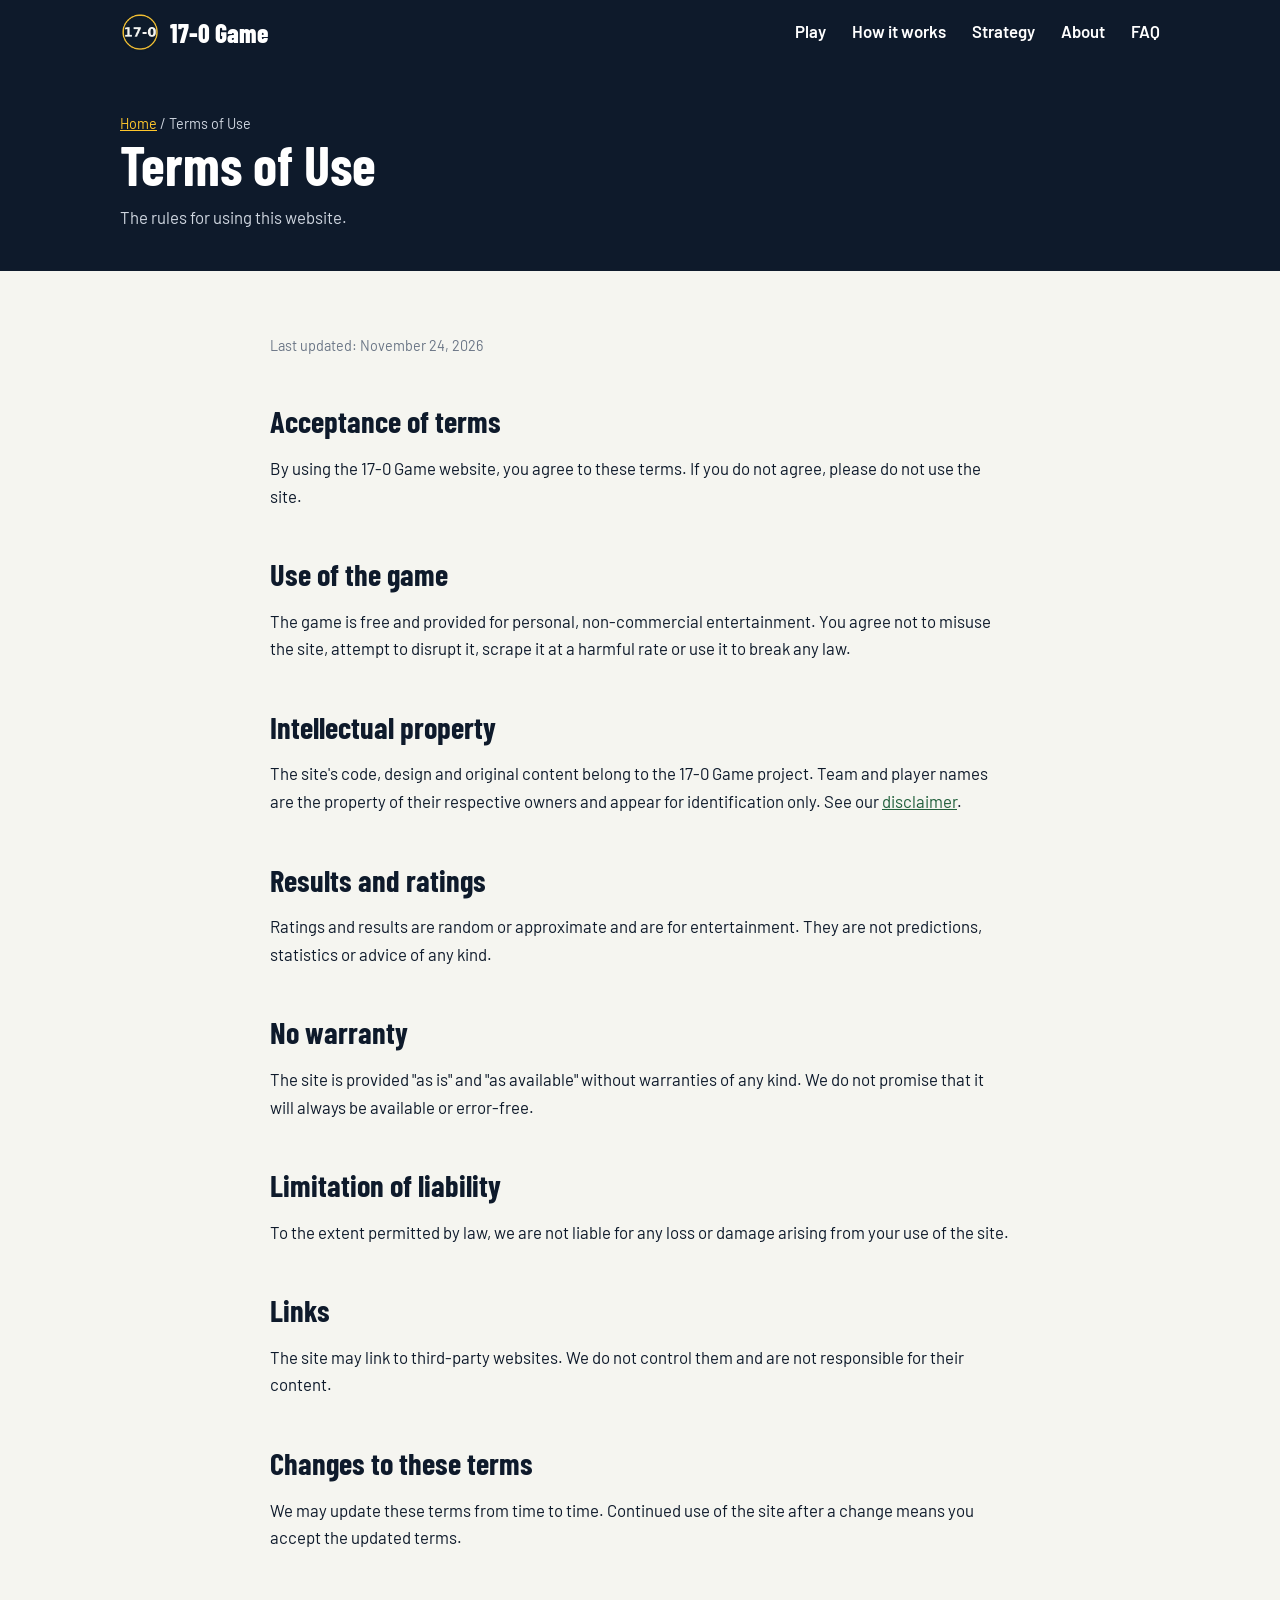
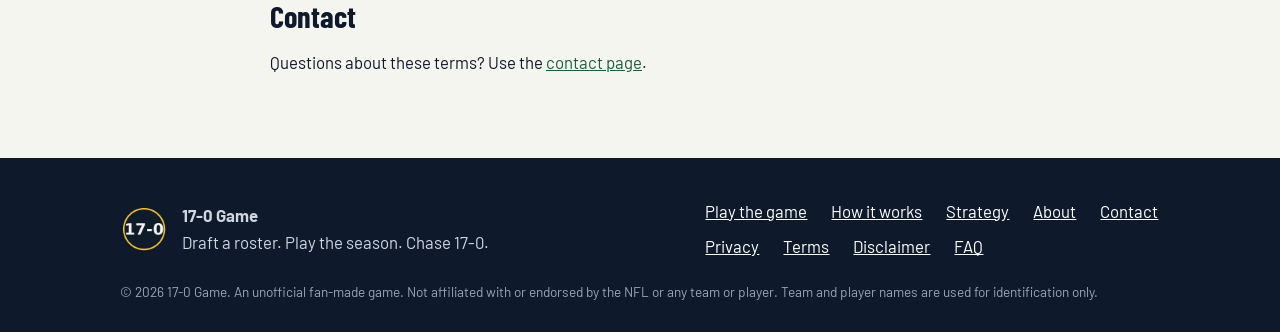
<file: terms.html>
<!DOCTYPE html>
<html lang="en">
<head>
<meta charset="utf-8">
<meta name="viewport" content="width=device-width, initial-scale=1">
<title>Terms of Use | 17-0 Game</title>
<meta name="description" content="The terms that apply when you use the 17-0 Game website and play the NFL roster draft and season simulation.">
<meta name="robots" content="index, follow">
<meta name="theme-color" content="#0e1a2b">
<link rel="canonical" href="https://17-0game.github.io/terms.html">
<link rel="icon" type="image/webp" href="/images/logo.webp">
<meta property="og:type" content="website">
<meta property="og:site_name" content="17-0 Game">
<meta property="og:title" content="Terms of Use | 17-0 Game">
<meta property="og:description" content="The terms that apply when you use the 17-0 Game website and play the NFL roster draft and season simulation.">
<meta property="og:url" content="https://17-0game.github.io/terms.html">
<meta property="og:image" content="https://17-0game.github.io/images/og-17-0-game.webp">
<meta name="twitter:card" content="summary_large_image">
<link rel="preconnect" href="https://fonts.googleapis.com">
<link rel="preconnect" href="https://fonts.gstatic.com" crossorigin>
<link rel="stylesheet" href="https://fonts.googleapis.com/css2?family=Barlow:wght@400;600&family=Barlow+Condensed:wght@700;800&display=swap">
<link rel="stylesheet" href="/css/style.css">
<script type="application/ld+json">{"@context": "https://schema.org", "@graph": [{"@type": "WebPage", "@id": "https://17-0game.github.io/terms.html#page", "url": "https://17-0game.github.io/terms.html", "name": "Terms of Use", "description": "The terms that apply when you use the 17-0 Game website and play the NFL roster draft and season simulation.", "isPartOf": {"@id": "https://17-0game.github.io/#website"}, "inLanguage": "en"}, {"@type": "BreadcrumbList", "itemListElement": [{"@type": "ListItem", "position": 1, "name": "Home", "item": "https://17-0game.github.io/"}, {"@type": "ListItem", "position": 2, "name": "Terms of Use", "item": "https://17-0game.github.io/terms.html"}]}]}</script>
</head>
<body>
<site-header></site-header>
<main>
  <div class="page-hero"><div class="wrap">
    <p class="crumbs"><a href="/">Home</a> / Terms of Use</p>
    <h1>Terms of Use</h1>
    <p>The rules for using this website.</p>
  </div></div>
  <div class="doc"><div class="wrap">
<p class="updated">Last updated: November 24, 2026</p>
    <h2>Acceptance of terms</h2>
    <p>By using the 17-0 Game website, you agree to these terms. If you do not agree, please do not use the site.</p>
    <h2>Use of the game</h2>
    <p>The game is free and provided for personal, non-commercial entertainment. You agree not to misuse the site, attempt to disrupt it, scrape it at a harmful rate or use it to break any law.</p>
    <h2>Intellectual property</h2>
    <p>The site's code, design and original content belong to the 17-0 Game project. Team and player names are the property of their respective owners and appear for identification only. See our <a href="/disclaimer.html">disclaimer</a>.</p>
    <h2>Results and ratings</h2>
    <p>Ratings and results are random or approximate and are for entertainment. They are not predictions, statistics or advice of any kind.</p>
    <h2>No warranty</h2>
    <p>The site is provided "as is" and "as available" without warranties of any kind. We do not promise that it will always be available or error-free.</p>
    <h2>Limitation of liability</h2>
    <p>To the extent permitted by law, we are not liable for any loss or damage arising from your use of the site.</p>
    <h2>Links</h2>
    <p>The site may link to third-party websites. We do not control them and are not responsible for their content.</p>
    <h2>Changes to these terms</h2>
    <p>We may update these terms from time to time. Continued use of the site after a change means you accept the updated terms.</p>
    <h2>Contact</h2>
    <p>Questions about these terms? Use the <a href="/contact.html">contact page</a>.</p>
  </div></div>
</main>
<site-footer></site-footer>
<script src="/js/header.js" defer></script>
<script src="/js/footer.js" defer></script>
</body>
</html>
</file>
<file: css/style.css>
:root{--turf:#1f5e3a;--ink:#0e1a2b;--chalk:#f5f5f0;--gold:#ffc72c;--red:#d1342f;--line:#d9d9d0;--display:"Barlow Condensed",Impact,"Arial Narrow",sans-serif}
*{box-sizing:border-box}
html{scroll-behavior:smooth;scroll-padding-top:72px}
body{margin:0;font:400 1.05rem/1.65 Barlow,system-ui,-apple-system,"Segoe UI",sans-serif;color:var(--ink);background:var(--chalk)}
h1,h2,h3{font-family:var(--display);font-weight:700;line-height:1.05;margin:0 0 .5em}
h2{font-size:clamp(2rem,5vw,2.9rem)}
h3{font-size:1.6rem}
img{max-width:100%;height:auto}
a{color:var(--turf)}
:focus-visible{outline:3px solid var(--gold);outline-offset:2px}
.wrap{max-width:1080px;margin:0 auto;padding:0 20px}
section{padding:64px 0}
.btn{display:inline-block;background:var(--gold);color:var(--ink);font:700 1.05rem Barlow,sans-serif;padding:14px 26px;border:0;border-radius:6px;cursor:pointer;text-decoration:none}
.btn:hover{background:#ffd75e}

/* header component */
site-header{display:block;background:var(--ink);position:sticky;top:0;z-index:10}
.hd{display:flex;align-items:center;justify-content:space-between;height:64px}
.brand{display:flex;align-items:center;gap:10px;color:#fff;text-decoration:none;font:800 1.6rem var(--display)}
.brand img{width:40px;height:40px}
site-header nav ul{display:flex;gap:26px;list-style:none;margin:0;padding:0}
site-header nav a{color:#fff;text-decoration:none;font-weight:600}
site-header nav a:hover{color:var(--gold)}
.menu-btn{display:none;background:none;border:2px solid #fff;color:#fff;border-radius:6px;padding:6px 14px;font:600 1rem Barlow,sans-serif;cursor:pointer}
@media(max-width:720px){
  .menu-btn{display:block}
  site-header nav{display:none;position:absolute;left:0;right:0;top:64px;background:var(--ink);padding:8px 20px 18px;border-top:1px solid #24344d}
  site-header nav.open{display:block}
  site-header nav ul{flex-direction:column;gap:0}
  site-header nav a{display:block;padding:12px 0}
}

/* hero */
.hero{background:linear-gradient(rgba(14,26,43,.5),rgba(14,26,43,.88)),url(../images/hero-field.webp) center/cover;color:#fff;padding:56px 0 72px}
.score{font:800 clamp(6.5rem,26vw,16rem)/.82 var(--display);color:var(--gold);letter-spacing:-.02em;margin:0 0 .12em}
.hero h1{font-size:clamp(2rem,5.5vw,3.4rem);max-width:15em}
.hero p{max-width:36em;font-size:1.2rem;margin:0 0 1.4em}

/* game */
#play{background:#fff;border-block:1px solid var(--line)}
.game-grid{display:grid;grid-template-columns:2fr 1fr;gap:24px;align-items:start}
.panel,.roster{background:var(--chalk);border:2px solid var(--line);border-radius:10px;padding:22px}
.panel progress{width:100%;height:10px;margin-bottom:14px;accent-color:var(--turf)}
.cards{display:grid;grid-template-columns:repeat(3,1fr);gap:14px}
.card{display:grid;grid-template-columns:56px 1fr;gap:6px 12px;align-items:center;text-align:left;background:#fff;border:2px solid var(--line);border-radius:8px;padding:14px;cursor:pointer;font:inherit;color:inherit}
.card:hover,.card:focus-visible{border-color:var(--turf)}
.card img{grid-row:span 2}
.card .info{display:grid;line-height:1.25}
.card small{color:#4a5666}
.ovr{grid-column:2;font:800 2.2rem/1 var(--display);color:var(--turf)}
.roster h3{font-size:1.3rem}
.roster ol{list-style:none;margin:0;padding:0}
.roster li{display:flex;align-items:center;gap:10px;padding:6px 0;color:#6b7686;border-bottom:1px solid var(--line);font-size:.95rem}
.roster li.filled{color:var(--ink);font-weight:600}
.big{font:700 1.5rem/1.2 var(--display)}
.games{list-style:none;padding:0;margin:0 0 20px;display:grid;grid-template-columns:repeat(2,1fr);gap:6px 18px}
.games li{display:flex;align-items:center;gap:10px;padding:4px 0;border-bottom:1px solid var(--line);font-size:.95rem}
.games span{flex:1}
.games .loss b{color:var(--red)}
@media(max-width:860px){.game-grid{grid-template-columns:1fr}.cards{grid-template-columns:1fr}.games{grid-template-columns:1fr}}

/* content */
.steps{display:grid;grid-template-columns:repeat(3,1fr);gap:20px;padding:0;margin:0;list-style:none;counter-reset:s}
.steps li{counter-increment:s;border-top:4px solid var(--turf);padding-top:14px}
.steps li::before{content:counter(s);font:800 2.6rem var(--display);color:var(--turf)}
.steps h3{margin-top:-.1em}
.pos-grid{display:grid;grid-template-columns:repeat(auto-fill,minmax(250px,1fr));gap:14px;margin-top:22px}
.pos{display:flex;gap:12px;align-items:flex-start;background:#fff;border:2px solid var(--line);border-radius:8px;padding:14px}
.pos h3{font-size:1.25rem;margin:0}
.pos p{margin:.2em 0 0;font-size:.95rem}
details{border-bottom:1px solid var(--line);padding:14px 0}
summary{font:700 1.3rem var(--display);cursor:pointer}
details p{margin:.6em 0 0;max-width:46em}
.lead{max-width:44em}
@media(max-width:720px){.steps{grid-template-columns:1fr}section{padding:48px 0}}

/* footer component */
site-footer{display:block;background:var(--ink);color:#cfd6e0;padding:40px 0 28px}
.ft{display:grid;grid-template-columns:1.2fr 1fr;gap:20px 40px}
.ft-brand{display:flex;gap:14px;align-items:center}
.ft-brand p{margin:0}
site-footer ul{list-style:none;margin:0;padding:0;display:flex;flex-wrap:wrap;gap:8px 24px}
site-footer a{color:#fff}
.fine{grid-column:1/-1;font-size:.85rem;margin:0;color:#9aa6b6}
@media(max-width:720px){.ft{grid-template-columns:1fr}}
@media(prefers-reduced-motion:reduce){html{scroll-behavior:auto}}

/* extra homepage sections */
.split{display:grid;grid-template-columns:1.1fr 1fr;gap:40px;align-items:center}
.split img{width:100%;border-radius:10px;border:2px solid var(--ink)}
.tips{display:grid;grid-template-columns:repeat(2,1fr);gap:18px;margin-top:22px}
.tip{background:#fff;border:2px solid var(--line);border-left:8px solid var(--turf);border-radius:8px;padding:16px 18px}
.tip h3{font-size:1.35rem;margin-bottom:.25em}
.tip p{margin:0}
.band{background:var(--ink);color:#fff}
.band h2,.band h3{color:#fff}
.band .lead{color:#cfd6e0}
.decades{display:grid;grid-template-columns:repeat(auto-fit,minmax(150px,1fr));gap:12px;list-style:none;margin:24px 0 0;padding:0}
.decades li{background:#16263d;border-top:4px solid var(--gold);border-radius:6px;padding:14px}
.decades b{display:block;font:800 2rem var(--display);color:var(--gold)}
.decades span{font-size:.92rem;color:#cfd6e0}
.teams{list-style:none;margin:22px 0 0;padding:0;display:grid;grid-template-columns:repeat(2,1fr);gap:0 28px}
.teams li{display:flex;align-items:center;gap:12px;padding:10px 0;border-bottom:1px solid var(--line)}
.teams strong{flex:1}
.teams .bar{flex:0 0 120px;height:8px;background:var(--line);border-radius:4px;overflow:hidden}
.teams .bar i{display:block;height:100%;background:var(--turf)}
.teams b{font:800 1.4rem var(--display);color:var(--turf);min-width:2ch;text-align:right}
.feats{display:grid;grid-template-columns:repeat(4,1fr);gap:16px;margin-top:22px}
.feat{border:2px solid var(--line);border-radius:8px;padding:16px;background:#fff}
.feat h3{font-size:1.3rem}
.feat p{margin:0;font-size:.97rem}
@media(max-width:860px){.split,.tips,.teams{grid-template-columns:1fr}.feats{grid-template-columns:repeat(2,1fr)}}
@media(max-width:520px){.feats{grid-template-columns:1fr}}

/* inner pages */
.page-hero{background:var(--ink);color:#fff;padding:48px 0 40px}
.page-hero h1{font-size:clamp(2.2rem,6vw,3.4rem);margin:0 0 .2em}
.page-hero p{margin:0;color:#cfd6e0;max-width:40em}
.doc{padding:48px 0 64px}
.doc .wrap{max-width:780px}
.doc h2{font-size:1.9rem;margin-top:1.6em}
.doc li{margin:.3em 0}
.crumbs{font-size:.9rem;margin-bottom:10px}
.crumbs a{color:var(--gold)}
.updated{color:#6b7686;font-size:.9rem}
.form{display:grid;gap:14px;margin-top:18px}
.form label{display:grid;gap:4px;font-weight:600}
.form input,.form textarea{font:inherit;padding:12px;border:2px solid var(--line);border-radius:6px;background:#fff}
.form textarea{min-height:150px}
</file>
